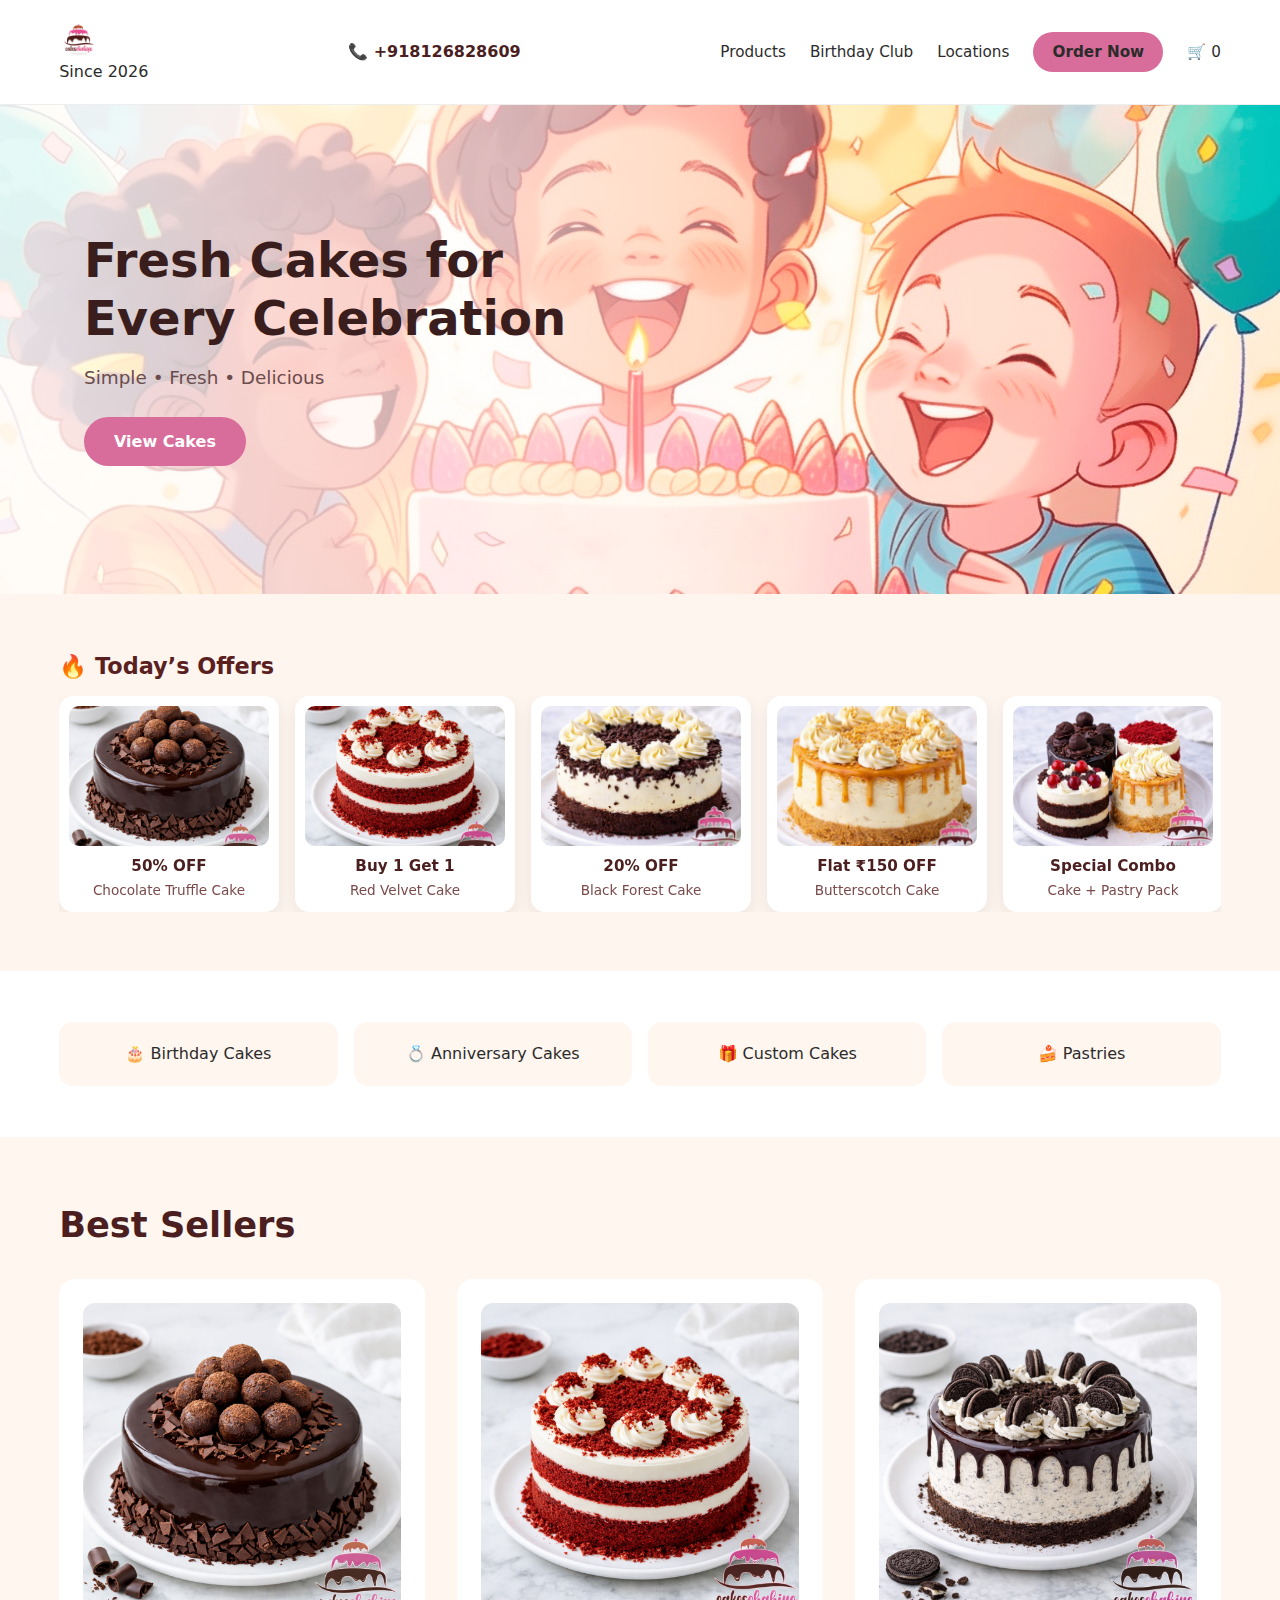
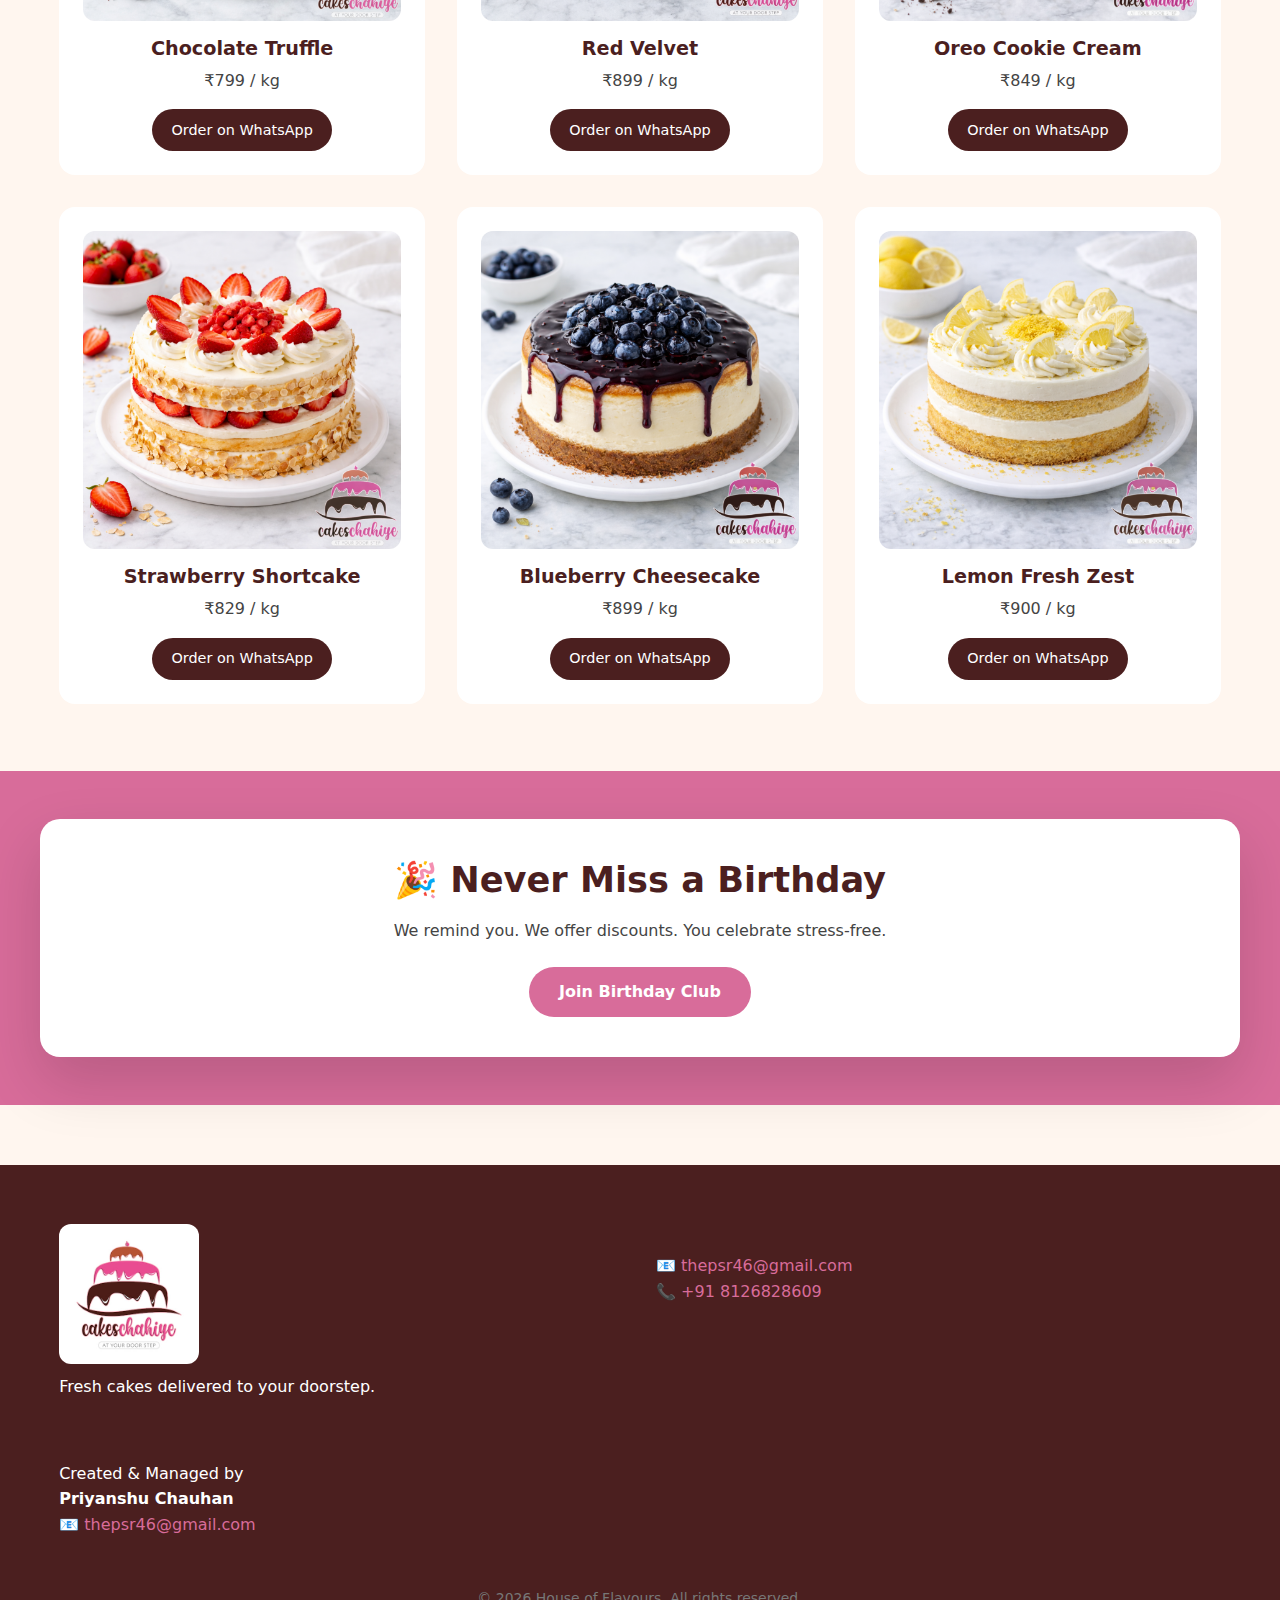
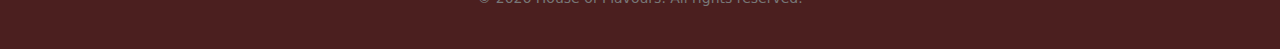
<file: index.html>
<!DOCTYPE html>
<!-- saved from url=(0024)https://cakeschahiye.in/ -->
<html lang="en"><head><meta http-equiv="Content-Type" content="text/html; charset=UTF-8">
  <!--<base href="/">--><base href="."> 
  
  <meta name="viewport" content="width=device-width, initial-scale=1.0">

  <title>House of Flavours – Fresh Food at Your Doorstep</title>
  <meta name="description" content="Order fresh cakes for every celebration. Birthday reminders, custom cakes, and doorstep delivery by House of Flavours.">

  <!-- Core Styles -->
  <link rel="stylesheet" href="./patch/base.css">
  <link rel="stylesheet" href="./patch/layout.css">
  <link rel="stylesheet" href="./patch/components.css">

  <!-- Patch Styles (Future overrides only) -->
  <link rel="stylesheet" href="./patch/patch-ui.css">
  <link rel="stylesheet" href="./patch/patch-theme.css">
</head>

<body class="page-home">


  <!-- ================= HEADER ================= -->

<header class="site-header">
  <div class="container header-flex">

    <a class="logo-link" href="https://cakeschahiye.in/core/">
  <div class="logo-wrap">
    <img src="./public/images/logo/cakeschahiye-logo.png" alt="Cakeschahiye Logo" class="logo">
    <span class="since-year">Since 2026</span>
  </div>
</a>


    <!-- Contact -->
    <div class="header-contact">
      📞 <a href="tel:+918126828609">+918126828609</a>
    </div>

    <!-- Navigation -->
    <nav class="main-nav">
      <a href="https://cakeschahiye.in/core/products">Products</a>
      <a href="https://cakeschahiye.in/core/birthday">Birthday Club</a>
      <a href="https://cakeschahiye.in/core/locations">Locations</a>
      <a href="https://wa.me/918126828609" class="btn-primary">Order Now</a>
      <a class="cart-link" href="https://cakeschahiye.in/core/cart">
  🛒 <span id="cartCount">0</span>
</a>

    </nav>

  </div>
</header>


  <!-- ================= HERO ================= -->
  <section class="hero">
    <div class="container hero-grid">
      
      <!-- Left: Image -->

      <!-- Right: Content -->
      <div class="hero-content">
        <h1>Fresh Cakes for Every Celebration</h1>
        <p>Simple • Fresh • Delicious</p>
        <a class="btn-primary" href="https://cakeschahiye.in/core/products">View Cakes</a>
      </div>

    </div>
  </section>

  <!-- ============ OFFERS SLIDER ============ -->
<section class="offer-slider">
  <div class="container">
    <h2>🔥 Today’s Offers</h2>

    <div class="offer-slider-wrapper">
      <div id="offerTrack" class="offer-track" style="transition: none; transform: translateX(0px);"><div class="offer-card">
            <img src="./public/images/products/chocolate-truffle.png" alt="50% OFF">
            <div class="offer-text">
              <strong>50% OFF</strong>
              <p>Chocolate Truffle Cake</p>
            </div>
          </div><div class="offer-card">
            <img src="./public/images/products/red-velvet.png" alt="Buy 1 Get 1">
            <div class="offer-text">
              <strong>Buy 1 Get 1</strong>
              <p>Red Velvet Cake</p>
            </div>
          </div><div class="offer-card">
            <img src="./public/images/products/black-forest.png" alt="20% OFF">
            <div class="offer-text">
              <strong>20% OFF</strong>
              <p>Black Forest Cake</p>
            </div>
          </div><div class="offer-card">
            <img src="./public/images/products/butterscotch.png" alt="Flat ₹150 OFF">
            <div class="offer-text">
              <strong>Flat ₹150 OFF</strong>
              <p>Butterscotch Cake</p>
            </div>
          </div><div class="offer-card">
            <img src="./public/images/products/cake-combo.png" alt="Special Combo">
            <div class="offer-text">
              <strong>Special Combo</strong>
              <p>Cake + Pastry Pack</p>
            </div>
          </div><div class="offer-card">
            <img src="./public/images/products/chocolate-truffle.png" alt="50% OFF">
            <div class="offer-text">
              <strong>50% OFF</strong>
              <p>Chocolate Truffle Cake</p>
            </div>
          </div><div class="offer-card">
            <img src="./public/images/products/red-velvet.png" alt="Buy 1 Get 1">
            <div class="offer-text">
              <strong>Buy 1 Get 1</strong>
              <p>Red Velvet Cake</p>
            </div>
          </div><div class="offer-card">
            <img src="./public/images/products/black-forest.png" alt="20% OFF">
            <div class="offer-text">
              <strong>20% OFF</strong>
              <p>Black Forest Cake</p>
            </div>
          </div><div class="offer-card">
            <img src="./public/images/products/butterscotch.png" alt="Flat ₹150 OFF">
            <div class="offer-text">
              <strong>Flat ₹150 OFF</strong>
              <p>Butterscotch Cake</p>
            </div>
          </div><div class="offer-card">
            <img src="./public/images/products/cake-combo.png" alt="Special Combo">
            <div class="offer-text">
              <strong>Special Combo</strong>
              <p>Cake + Pastry Pack</p>
            </div>
          </div></div>
    </div>
  </div>
</section>



  <!-- ================= CATEGORIES ================= -->
  <section class="categories">
    <div class="container category-grid">
      <div class="category-card">🎂 Birthday Cakes</div>
      <div class="category-card">💍 Anniversary Cakes</div>
      <div class="category-card">🎁 Custom Cakes</div>
      <div class="category-card">🍰 Pastries</div>
    </div>
  </section>

  <!-- ================= BEST SELLERS ================= -->
  <section class="best-sellers">
  <div class="container">
    <h2>Best Sellers</h2>

    <div class="product-grid">

      <div class="product-card">
        <img src="./public/images/products/chocolate-truffle.png" alt="Chocolate Truffle Cake" loading="lazy">
        <h3>Chocolate Truffle</h3>
        <p>₹799 / kg</p>
        <a href="https://cakeschahiye.in/#" class="btn-secondary" onclick="sendOrder(&#39;Chocolate Truffle&#39;)">
   Order on WhatsApp
</a>
      </div>

      <div class="product-card">
        <img src="./public/images/products/red-velvet.png" alt="Red Velvet Cake" loading="lazy">
        <h3>Red Velvet</h3>
        <p>₹899 / kg</p>
        <a href="https://cakeschahiye.in/#" class="btn-secondary" onclick="sendOrder(&#39;Chocolate Truffle&#39;)">
   Order on WhatsApp
</a>
      </div>

      <div class="product-card">
        <img src="./public/images/products/oreo-cookiecream.png" alt="Oreo Cookie Cream Cake" loading="lazy">
        <h3>Oreo Cookie Cream</h3>
        <p>₹849 / kg</p>
        <a href="https://cakeschahiye.in/#" class="btn-secondary" onclick="sendOrder(&#39;Chocolate Truffle&#39;)">
   Order on WhatsApp
</a>
      </div>

      <div class="product-card">
        <img src="./public/images/products/strawberry-shortcake.png" alt="Strawberry Shortcake" loading="lazy">
        <h3>Strawberry Shortcake</h3>
        <p>₹829 / kg</p>
        <a href="https://cakeschahiye.in/#" class="btn-secondary" onclick="sendOrder(&#39;Chocolate Truffle&#39;)">
   Order on WhatsApp
</a>
      </div>

      <div class="product-card">
        <img src="./public/images/products/blueberry-cheesecake.png" alt="Blueberry Cheesecake" loading="lazy">
        <h3>Blueberry Cheesecake</h3>
        <p>₹899 / kg</p>
        <a href="https://cakeschahiye.in/#" class="btn-secondary" onclick="sendOrder(&#39;Chocolate Truffle&#39;)">
   Order on WhatsApp
</a>
      </div>

      <div class="product-card">
        <img src="./public/images/products/lemon-freshzest.png" alt="Lemon Fresh Zest Cake" loading="lazy">
        <h3>Lemon Fresh Zest</h3>
        <p>₹900 / kg</p>
        <a href="https://cakeschahiye.in/#" class="btn-secondary" onclick="sendOrder(&#39;Chocolate Truffle&#39;)">
   Order on WhatsApp
</a>
      </div>

    </div>
  </div>
</section>



  <!-- ================= BIRTHDAY CLUB ================= -->
  <section class="birthday-club">
    <div class="container birthday-box">
      <h2>🎉 Never Miss a Birthday</h2>
      <p>We remind you. We offer discounts. You celebrate stress-free.</p>
      <a class="btn-primary" href="https://cakeschahiye.in/core/birthday">Join Birthday Club</a>
    </div>
  </section>

<!-- ================= FOOTER ================= -->
<footer class="site-footer">
  <div class="container footer-grid">

    <!-- Brand -->
    <div class="footer-brand">
      <img src="./public/images/logo/cakeschahiye-logo.png" alt="Cakeschahiye Logo" class="footer-logo">
      <p>Fresh cakes delivered to your doorstep.</p>
    </div>

    <!-- Contact -->
    <div class="footer-contact">
      <h4>Contact</h4>
      <p>
        📧 <a href="mailto:thepsr46@gmail.com">thepsr46@gmail.com</a><br>
        📞 <a href="tel:+918126828609">+91 8126828609</a>
      </p>
    </div>

    <!-- Credits -->
    <div class="footer-credits">
      <h4>Website</h4>
      <p>
        Created &amp; Managed by<br>
        <strong>Priyanshu Chauhan</strong><br>
        📧 <a href="mailto:thepsr46@gmail.com">thepsr46@gmail.com</a>
      </p>
    </div>

  </div>

  <div class="footer-bottom">
    © <span id="year">2026</span> House of Flavours. All rights reserved.
  </div>
</footer>

<script>
  document.getElementById("year").textContent = new Date().getFullYear();
</script>


<script src="./scripts/main.js"></script>
<script src="./scripts/cart.js"></script>

</body></html>
</file>
<file: patch/base.css>
/* =====================================================
   Cakeschahiye – Base Styles (LOCKED V1)
   Do NOT edit after launch
   ===================================================== */

/* -------------------- CSS RESET -------------------- */
*,
*::before,
*::after {
  box-sizing: border-box;
  margin: 0;
  padding: 0;
}

html {
  scroll-behavior: smooth;
}

body {
  font-family: "Inter", system-ui, -apple-system, BlinkMacSystemFont, sans-serif;
  background-color: #FFF6EF; /* Cream */
  color: #2B2B2B;
  line-height: 1.6;
}

/* -------------------- BRAND COLORS -------------------- */
:root {
  --color-brown: #4B1F1F;
  --color-pink: #D86C9A;
  --color-cream: #FFF6EF;
  --color-dark: #2B2B2B;
  --color-white: #FFFFFF;
}

/* -------------------- TYPOGRAPHY -------------------- */
h1, h2, h3, h4 {
  color: var(--color-brown);
  font-weight: 600;
  line-height: 1.2;
}

h1 {
  font-size: clamp(2rem, 4vw, 3rem);
}

h2 {
  font-size: clamp(1.5rem, 3vw, 2.2rem);
}

h3 {
  font-size: 1.2rem;
}

p {
  font-size: 1rem;
  color: #444;
}

a {
  text-decoration: none;
  color: inherit;
}

/* -------------------- LAYOUT HELPERS -------------------- */
.container {
  max-width: 1200px;
  margin: 0 auto;
  padding: 1.2rem;
}

img {
  max-width: 100%;
  display: block;
  border-radius: 12px;
}

/* -------------------- BUTTONS -------------------- */
.btn-primary {
  display: inline-block;
  background-color: var(--color-pink);
  color: var(--color-white);
  padding: 0.7rem 1.4rem;
  border-radius: 999px;
  font-weight: 500;
  transition: all 0.25s ease;
}

.btn-primary:hover {
  background-color: #c25885;
  transform: translateY(-1px);
}

.btn-secondary {
  display: inline-block;
  background-color: var(--color-brown);
  color: var(--color-white);
  padding: 0.6rem 1.2rem;
  border-radius: 999px;
  font-size: 0.9rem;
  transition: all 0.25s ease;
}

.btn-secondary:hover {
  background-color: #3a1717;
}

/* -------------------- UTILITIES -------------------- */
.text-center {
  text-align: center;
}

.mt-1 { margin-top: 0.5rem; }
.mt-2 { margin-top: 1rem; }
.mt-3 { margin-top: 2rem; }

.mb-1 { margin-bottom: 0.5rem; }
.mb-2 { margin-bottom: 1rem; }
.mb-3 { margin-bottom: 2rem; }

/* -------------------- FORMS (BASE) -------------------- */
input, select, textarea {
  width: 100%;
  padding: 0.7rem;
  border-radius: 10px;
  border: 1px solid #ddd;
  font-size: 0.95rem;
}

input:focus, textarea:focus {
  outline: none;
  border-color: var(--color-pink);
}
/* ================= HERO SECTION ================= */

.hero {
  min-height: 440px;
  background-image:
    linear-gradient(
      to right,
      rgba(255,246,239,0.96),
      rgba(255,246,239,0.88),
      rgba(216,108,154,0.25)
    ),
    url("/public/images/hero/hero-cartoon.png");

  background-size: cover;
  background-position: right center;
  display: flex;
  align-items: center;
}

.hero-grid {
  display: grid;
  grid-template-columns: 1fr;
}

.hero-content {
  max-width: 520px;
  padding: 60px 20px;
}

.hero-content h1 {
  font-size: 42px;
  color: #4B1F1F; /* chocolate brown */
  margin-bottom: 10px;
}

.hero-content p {
  font-size: 18px;
  color: #2B2B2B;
  margin-bottom: 22px;
}

.btn-primary {
  background: #D86C9A; /* strawberry pink */
  color: #fff;
  padding: 12px 30px;
  border-radius: 30px;
  text-decoration: none;
  font-weight: 600;
  display: inline-block;
}

/* ---------- Mobile ---------- */
@media (max-width: 768px) {
  .hero {
    background-position: center;
  }

  .hero-content {
    padding: 40px 16px;
  }

  .hero-content h1 {
    font-size: 32px;
  }
}

.header-contact {
  font-weight: 600;
  color: #4B1F1F;
}

.header-contact a {
  text-decoration: none;
  color: inherit;
}
.site-header img {
  height: 40px;
  width: auto;
}
/* ================= FOOTER ================= */
.site-footer {
  background: #FFF6EF;
  padding: 50px 0 20px;
  margin-top: 60px;
  color: #2B2B2B;
}

.footer-grid {
  display: grid;
  grid-template-columns: repeat(auto-fit, minmax(220px, 1fr));
  gap: 30px;
}

.footer-logo {
  max-width: 140px;
  margin-bottom: 10px;
}

.site-footer h4 {
  margin-bottom: 10px;
  color: #4B1F1F;
}

.site-footer a {
  color: #D86C9A;
  text-decoration: none;
}

.site-footer a:hover {
  text-decoration: underline;
}

.footer-bottom {
  text-align: center;
  margin-top: 30px;
  font-size: 14px;
  color: #777;
}
</file>
<file: patch/layout.css>
/* =====================================================
   Cakeschahiye – Layout Styles (LOCKED V1)
   Controls structure & responsiveness
   ===================================================== */

/* -------------------- HEADER -------------------- */
.site-header {
  background-color: var(--color-white);
  border-bottom: 1px solid #eee;
  position: sticky;
  top: 0;
  z-index: 100;
}

.header-flex {
  display: flex;
  align-items: center;
  justify-content: space-between;
}

.logo {
  height: 48px;
}

.main-nav {
  display: flex;
  gap: 1.5rem;
  align-items: center;
}

.main-nav a {
  font-size: 0.95rem;
  color: var(--color-dark);
}

.main-nav .btn-primary {
  padding: 0.5rem 1.2rem;
}

/* -------------------- HERO -------------------- */
.hero {
  background-color: var(--color-cream);
  padding: 3rem 0;
}

.hero-grid {
  display: grid;
  grid-template-columns: 1fr 1fr;
  gap: 2rem;
  align-items: center;
}

.hero-content p {
  margin: 1rem 0 1.5rem;
  font-size: 1.1rem;
}

/* -------------------- CATEGORIES -------------------- */
.categories {
  background-color: var(--color-white);
  padding: 2rem 0;
}

.category-grid {
  display: grid;
  grid-template-columns: repeat(4, 1fr);
  gap: 1rem;
}

.category-card {
  background-color: var(--color-cream);
  padding: 1.2rem;
  text-align: center;
  border-radius: 14px;
  font-weight: 500;
}

/* -------------------- BEST SELLERS -------------------- */
.best-sellers {
  padding: 3rem 0;
}

.product-grid {
  display: grid;
  grid-template-columns: repeat(3, 1fr);
  gap: 2rem;
  margin-top: 2rem;
}

.product-card {
  background-color: var(--color-white);
  padding: 1.5rem;
  border-radius: 16px;
  text-align: center;
}

.product-card h3 {
  margin-top: 1rem;
}

.product-card p {
  margin: 0.5rem 0 1rem;
}

/* -------------------- BIRTHDAY CLUB -------------------- */
.birthday-club {
  background-color: var(--color-pink);
  padding: 3rem 0;
}

.birthday-box {
  background-color: var(--color-white);
  border-radius: 20px;
  padding: 2.5rem;
  text-align: center;
}

.birthday-box p {
  margin: 1rem 0 1.5rem;
}

/* -------------------- FOOTER -------------------- */
.site-footer {
  background-color: var(--color-brown);
  color: var(--color-white);
  padding: 2.5rem 0;
}

.footer-grid {
  display: grid;
  grid-template-columns: 1fr 1fr;
  gap: 2rem;
}

.site-footer h3,
.site-footer p {
  color: var(--color-white);
}

/* -------------------- RESPONSIVE -------------------- */
@media (max-width: 900px) {
  .hero-grid {
    grid-template-columns: 1fr;
    text-align: center;
  }

  .category-grid {
    grid-template-columns: repeat(2, 1fr);
  }

  .product-grid {
    grid-template-columns: repeat(2, 1fr);
  }

  .main-nav {
    gap: 1rem;
  }
}

@media (max-width: 600px) {
  .main-nav {
    display: none;
  }

  .product-grid {
    grid-template-columns: 1fr;
  }

  .footer-grid {
    grid-template-columns: 1fr;
    text-align: center;
  }
}
</file>
<file: patch/components.css>
/* =====================================================
   Cakeschahiye – Component Styles (LOCKED V1)
   Visual polish & UI interactions
   ===================================================== */

/* -------------------- SHADOWS -------------------- */
.shadow-sm {
  box-shadow: 0 6px 18px rgba(0, 0, 0, 0.06);
}

.shadow-md {
  box-shadow: 0 12px 30px rgba(0, 0, 0, 0.08);
}

/* -------------------- HEADER INTERACTION -------------------- */
.site-header {
  transition: box-shadow 0.3s ease;
}

.site-header.scrolled {
  box-shadow: 0 6px 20px rgba(0, 0, 0, 0.08);
}

/* -------------------- CATEGORY CARDS -------------------- */
.category-card {
  cursor: pointer;
  transition: all 0.25s ease;
}

.category-card:hover {
  transform: translateY(-4px);
  background-color: #fbe9e0;
}

/* -------------------- PRODUCT CARDS -------------------- */
.product-card {
  transition: all 0.3s ease;
}

.product-card:hover {
  transform: translateY(-6px);
  box-shadow: 0 18px 40px rgba(0, 0, 0, 0.1);
}

.product-card img {
  transition: transform 0.3s ease;
}

.product-card:hover img {
  transform: scale(1.05);
}

/* -------------------- BUTTON INTERACTIONS -------------------- */
.btn-primary,
.btn-secondary {
  cursor: pointer;
}

.btn-primary:active,
.btn-secondary:active {
  transform: scale(0.97);
}

/* -------------------- HERO IMAGE -------------------- */
.hero-image img {
  border-radius: 20px;
  box-shadow: 0 25px 50px rgba(0, 0, 0, 0.12);
}

/* -------------------- BIRTHDAY CLUB -------------------- */
.birthday-box {
  box-shadow: 0 25px 60px rgba(0, 0, 0, 0.15);
}

/* -------------------- SMOOTH FADE-IN -------------------- */
.fade-in {
  animation: fadeIn 0.8s ease forwards;
}

@keyframes fadeIn {
  from {
    opacity: 0;
    transform: translateY(20px);
  }
  to {
    opacity: 1;
    transform: translateY(0);
  }
}

/* -------------------- IMAGE CONSISTENCY -------------------- */
.product-card img {
  aspect-ratio: 1 / 1;
  object-fit: cover;
}

/* -------------------- LINKS -------------------- */
.main-nav a {
  position: relative;
}

.main-nav a::after {
  content: "";
  position: absolute;
  width: 0;
  height: 2px;
  background-color: var(--color-pink);
  left: 0;
  bottom: -4px;
  transition: width 0.25s ease;
}

.main-nav a:hover::after {
  width: 100%;
}
</file>
<file: patch/patch-ui.css>
/* =====================================================
   PATCH UI – Cakeschahiye
   (Safe overrides only)
===================================================== */

/* =============================
   OFFER SLIDER (HOME PAGE)
============================= */

.offer-slider {
  padding: 40px 0;
  background: #fff5ef;
  overflow: hidden;
}

.offer-slider h2 {
  margin-bottom: 16px;
  font-size: 1.4rem;
  font-weight: 700;
  color: #5a1f1f;
}

/* wrapper */
.offer-slider-wrapper {
  overflow: hidden;
  width: 100%;
}

/* track */
.offer-track {
  display: flex;
  gap: 16px;
  align-items: stretch;
  will-change: transform;
}

/* individual card */
.offer-card {
  flex: 0 0 220px;            /* 👈 FIXED WIDTH */
  background: #ffffff;
  border-radius: 14px;
  padding: 10px;
  cursor: pointer;
  box-shadow: 0 6px 18px rgba(0,0,0,0.08);
  transition: transform 0.3s ease;
}

.offer-card:hover {
  transform: translateY(-6px);
}

/* image */
.offer-card img {
  width: 100%;
  height: 140px;              /* 👈 FIX IMAGE SIZE */
  object-fit: cover;
  border-radius: 10px;
}

/* text */
.offer-text {
  margin-top: 8px;
  text-align: center;
}

.offer-text strong {
  display: block;
  font-size: 0.95rem;
  color: #4b1f1f;
}

.offer-text p {
  font-size: 0.85rem;
  color: #7a4a4a;
  margin: 2px 0 0;
}

/* =============================
   PRODUCT CARD – SAFE FIX
============================= */

.product-card {
  position: relative;
  overflow: hidden;
}

/* remove pink full overlay issue */
.product-card .btn-primary {
  position: static;
  margin-top: 10px;
}

/* =============================
   CART ICON (HEADER)
============================= */

.cart-icon {
  position: relative;
  margin-left: 12px;
  cursor: pointer;
}

.cart-icon span {
  position: absolute;
  top: -6px;
  right: -8px;
  background: #e45b8a;
  color: #fff;
  font-size: 11px;
  padding: 2px 6px;
  border-radius: 50%;
}

/* ================================
   HERO FIX — PAGE SPECIFIC
================================ */

/* ❌ REMOVE ANY GLOBAL .hero BACKGROUND EFFECT */
.hero {
  background: none;
}

/* ==============================
   HERO – GLOBAL BASE
============================== */
.hero {
  position: relative;
  min-height: 420px;
  display: flex;
  align-items: center;
}

/* ==============================
   HOME PAGE HERO – FULL CLARITY
============================== */
.page-home .hero {
  position: relative;
  background: url("/public/images/hero/hero-cartoon.png") center/cover no-repeat;
}

/* soft overlay ONLY behind text, not image */
.page-home .hero::before {
  content: "";
  position: absolute;
  inset: 0;
  background: linear-gradient(
    to right,
    rgba(255, 255, 255, 0.85) 0%,
    rgba(255, 255, 255, 0.65) 40%,
    rgba(255, 255, 255, 0.25) 70%,
    rgba(255, 255, 255, 0) 100%
  );
  z-index: 0;
}

.page-home .hero > * {
  position: relative;
  z-index: 1;
}

/* ==============================
   PRODUCTS PAGE HERO (RESTORED)
============================== */
.page-products .hero {
  background:
    radial-gradient(circle at right, rgba(255, 182, 193, 0.35), transparent 55%),
    linear-gradient(135deg, #fff7f9, #fdecef);
}

/* ==============================
   HERO CONTENT
============================== */
.hero-content {
  max-width: 560px;
}

.hero-content h1 {
  font-size: 3rem;
  font-weight: 800;
  color: #3a1d1d;
}

.hero-content p {
  font-size: 1.15rem;
  color: #6b4b4b;
}

/* ==============================
   MOBILE FIX
============================== */
@media (max-width: 768px) {
  .hero {
    min-height: 320px;
    text-align: center;
  }
}
</file>
<file: patch/patch-theme.css>
/* =====================================================
   PATCH THEME – Color & Theme Overrides
   ===================================================== */

/* Example:
:root {
  --color-pink: #ff6f91;
}
*/
.birthday-hero {
  background-image: url("/public/images/ui/birthday-hero.png");
  background-size: cover;
  background-position: center;
  background-repeat: no-repeat;
}
</file>
